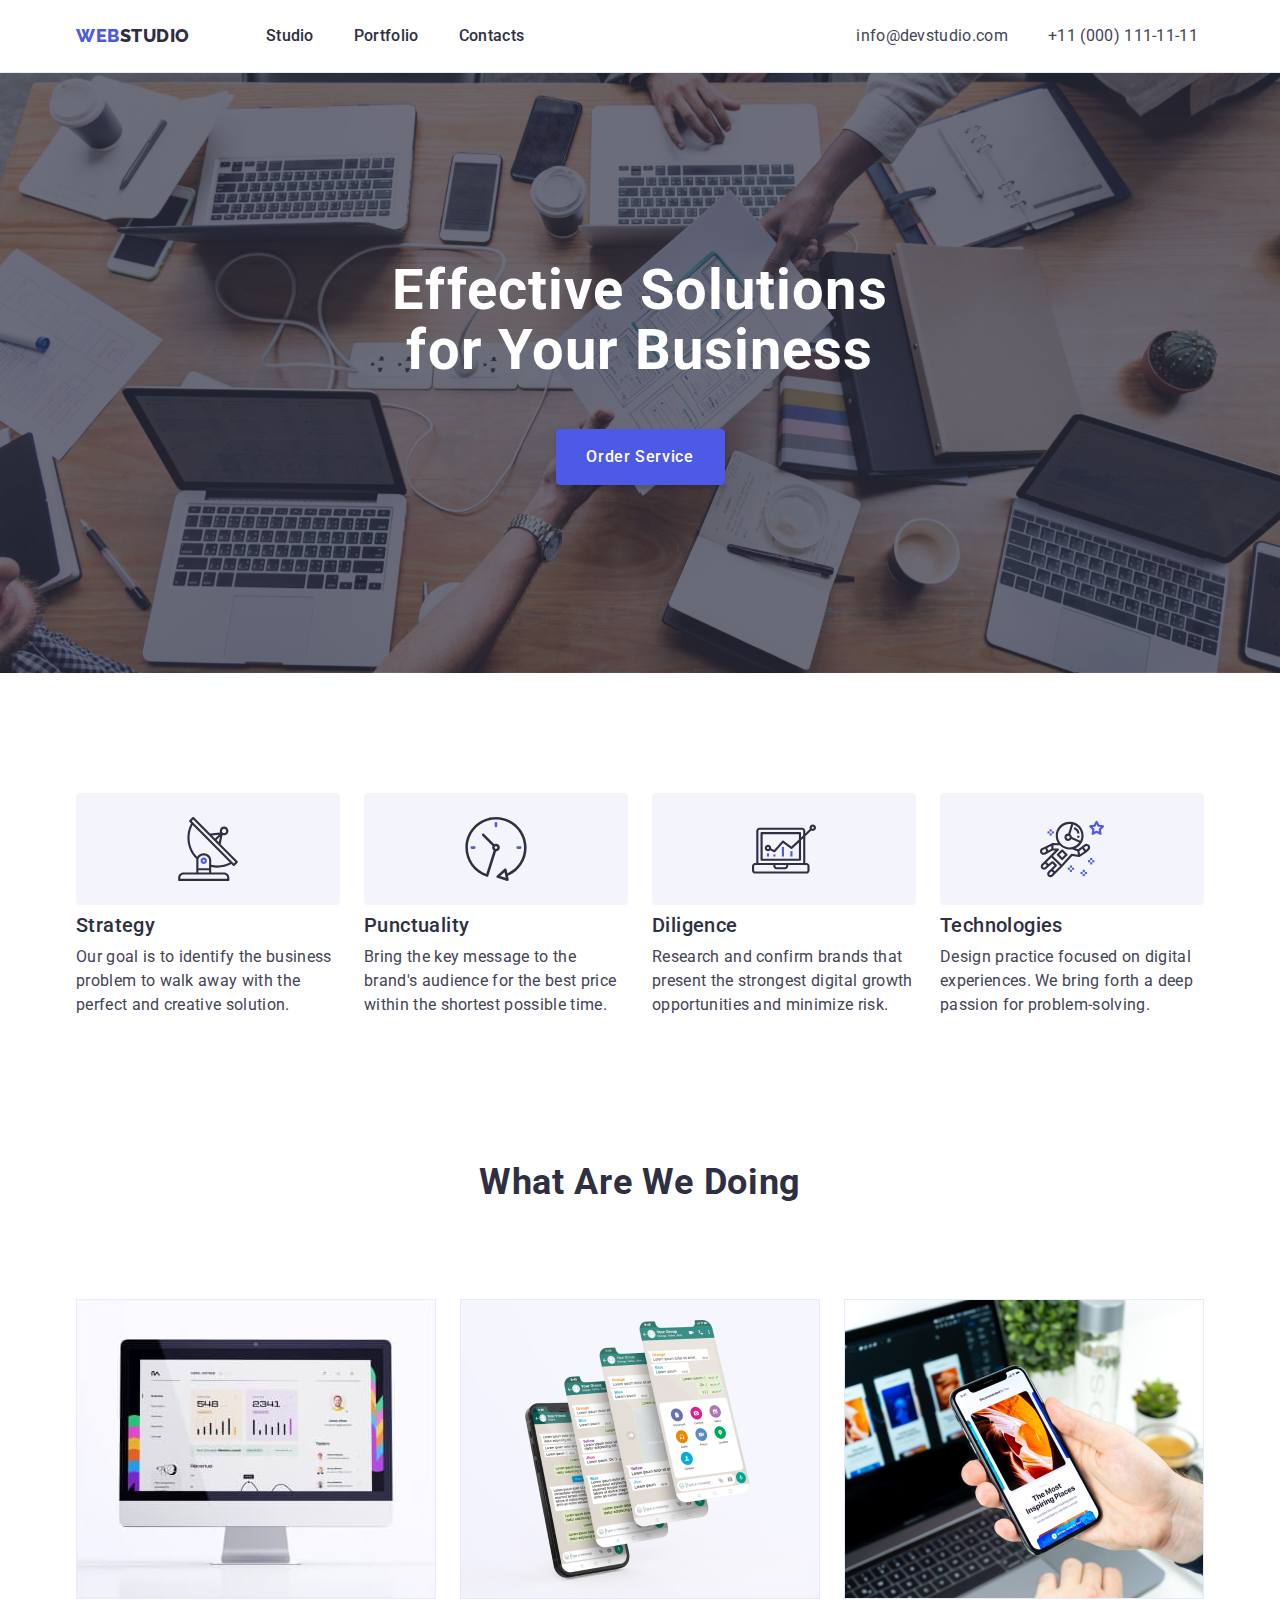
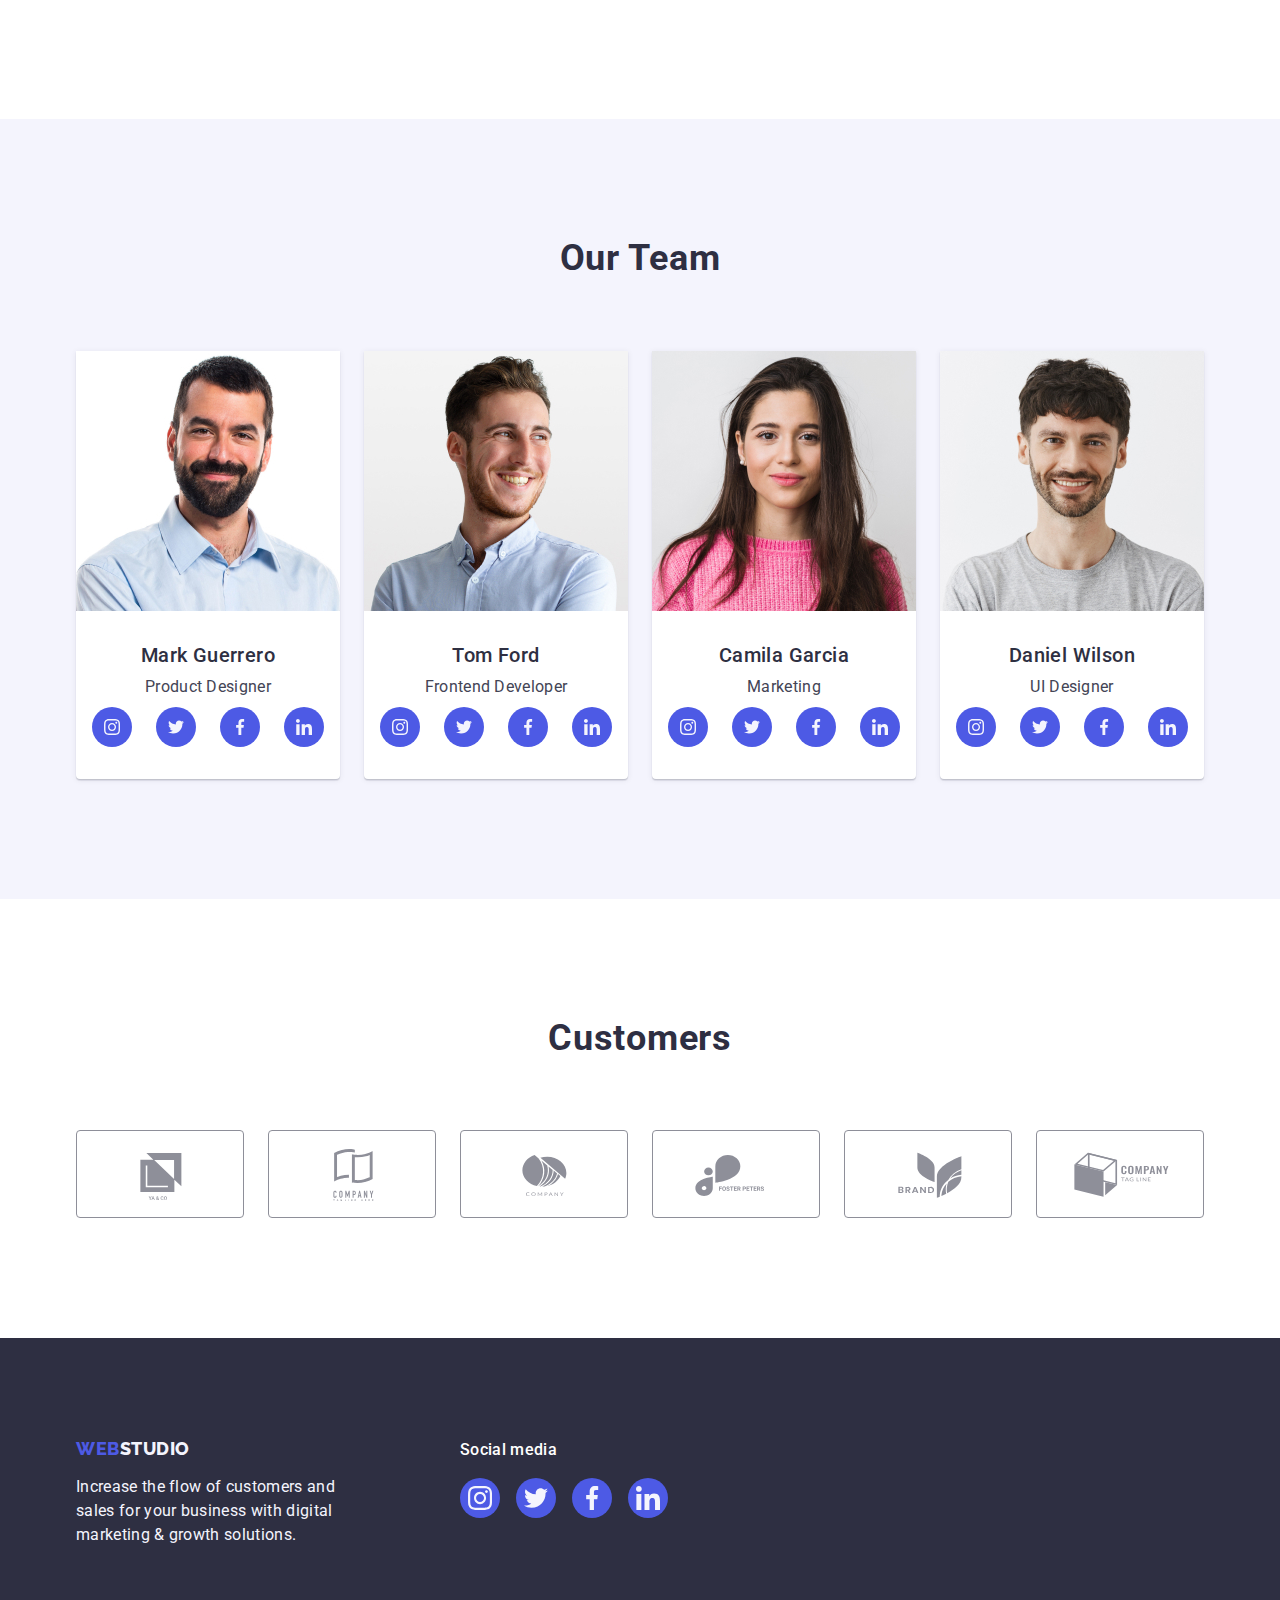
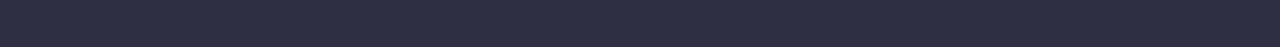
<file: index.html>
<!DOCTYPE html>
<html lang="en">
  <head>
    <meta charset="UTF-8" />
    <meta http-equiv="X-UA-Compatible" content="IE=edge" />
    <meta name="viewport" content="width=device-width, initial-scale=1.0" />
    <title>Main Page</title>
    <link rel="preconnect" href="https://fonts.googleapis.com" />
    <link rel="preconnect" href="https://fonts.gstatic.com" crossorigin />
    <link
      href="https://fonts.googleapis.com/css2?family=Roboto:wght@400;500;700&display=swap"
      rel="stylesheet"
    />
    <link
      href="https://fonts.googleapis.com/css2?family=Raleway:wght@800&display=swap"
      rel="stylesheet"
    />
    <link
      rel="stylesheet"
      href="https://cdnjs.cloudflare.com/ajax/libs/modern-normalize/1.1.0/modern-normalize.min.css"
    />
    <link rel="stylesheet" href="./css/styles.css" />
  </head>
  <body>
    <!--Header-->
    <header class="page-header">
      <div class="container container-header">
        <nav class="page-nav">
          <a class="link logo-web" href="./index.html"
            >Web<span class="logo-studio">Studio</span></a
          >
          <ul class="list list-flex-header">
            <li class="menu-item">
              <a class="link menu-link" href="./index.html">Studio</a>
            </li>
            <li class="menu-item">
              <a class="link menu-link" href="./portfolio.html">Portfolio</a>
            </li>
            <li class="menu-item">
              <a class="link menu-link" href="">Contacts</a>
            </li>
          </ul>
        </nav>

        <address class="contacts-address">
          <ul class="list list-flex-header">
            <li class="contacts-item">
              <a class="link contact-link" href="mailto:info@devstudio.com"
                >info@devstudio.com</a
              >
            </li>
            <li class="contacts-item">
              <a class="link contact-link" href="tel:+110001111111"
                >+11 (000) 111-11-11</a
              >
            </li>
          </ul>
        </address>
      </div>
    </header>

    <!--Main-->
    <main class="main-page">
      <!--Section one-->
      <section class="section-one">
        <div class="container cont-sec-one">
          <h1 class="section-header">Effective Solutions for Your Business</h1>

          <button type="button" class="section-one-button">
            Order Service
          </button>
        </div>
      </section>

      <!--Section two-->
      <section class="section-two">
        <div class="container">
          <h2 class="visually-hidden">Features</h2>

          <ul class="list list-flex-features">
            <li class="sec-two-list">
              <div class="background-icon-sec-two">
                <svg class="sec-two-icon" width="64" height="64">
                  <use href="./images/icons.svg#icon-antenna"></use>
                </svg>
              </div>
              <h3 class="list-sec-two">Strategy</h3>
              <p class="par-sec-two">
                Our goal is to identify the business problem to walk away with
                the perfect and creative solution.
              </p>
            </li>
            <li class="sec-two-list">
              <div class="background-icon-sec-two">
                <svg class="sec-two-icon" width="64" height="64">
                  <use href="./images/icons.svg#icon-clock"></use>
                </svg>
              </div>
              <h3 class="list-sec-two">Punctuality</h3>
              <p class="par-sec-two">
                Bring the key message to the brand's audience for the best price
                within the shortest possible time.
              </p>
            </li>
            <li class="sec-two-list">
              <div class="background-icon-sec-two">
                <svg class="sec-two-icon" width="64" height="64">
                  <use href="./images/icons.svg#icon-diagram"></use>
                </svg>
              </div>
              <h3 class="list-sec-two">Diligence</h3>
              <p class="par-sec-two">
                Research and confirm brands that present the strongest digital
                growth opportunities and minimize risk.
              </p>
            </li>
            <li class="sec-two-list">
              <div class="background-icon-sec-two">
                <svg class="sec-two-icon" width="64" height="64">
                  <use href="./images/icons.svg#icon-astronaut"></use>
                </svg>
              </div>
              <h3 class="list-sec-two">Technologies</h3>
              <p class="par-sec-two">
                Design practice focused on digital experiences. We bring forth a
                deep passion for problem-solving.
              </p>
            </li>
          </ul>
        </div>
      </section>

      <!--Section three-->
      <section class="section-three">
        <div class="container container-sec-three">
          <h2 class="section-three-header">What are we doing</h2>

          <ul class="list list-flex-features">
            <li class="img-flex-features">
              <img
                src="./images/what-are-we-doing/img1.jpg"
                alt="Monitor"
                width="360"
              />
            </li>
            <li class="img-flex-features">
              <img
                src="./images/what-are-we-doing/img2.jpg"
                alt="Screens"
                width="360"
              />
            </li>
            <li class="img-flex-features">
              <img
                src="./images/what-are-we-doing/img3.jpg"
                alt="Smartphone in hand"
                width="360"
              />
            </li>
          </ul>
        </div>
      </section>

      <!--Section-Four-->
      <section class="section-four">
        <div class="container container-team-list">
          <h2 class="our-team">Our Team</h2>
          <ul class="list image-flex-team">
            <li class="list-item-team">
              <img
                src="./images/our-team/1mark-guerrero.jpg"
                alt="Mark Guerrero"
                width="264"
              />
              <div class="container-team">
                <h3 class="sec-four-team">Mark Guerrero</h3>
                <p class="sec-four-team-spec">Product Designer</p>
                <ul class="list social-list">
                  <li class="social-list-item">
                    <a href="" class="social-list-link">
                      <svg class="social-list-icon" width="16" height="16">
                        <use href="./images/icons.svg#icon-instagram"></use>
                      </svg>
                    </a>
                  </li>
                  <li class="social-list-item">
                    <a href="" class="social-list-link">
                      <svg class="social-list-icon" width="16" height="16">
                        <use href="./images/icons.svg#icon-twitter"></use>
                      </svg>
                    </a>
                  </li>
                  <li class="social-list-item">
                    <a href="" class="social-list-link">
                      <svg class="social-list-icon" width="16" height="16">
                        <use href="./images/icons.svg#icon-facebook"></use>
                      </svg>
                    </a>
                  </li>
                  <li class="social-list-item">
                    <a href="" class="social-list-link">
                      <svg class="social-list-icon" width="16" height="16">
                        <use href="./images/icons.svg#icon-linkedin"></use>
                      </svg>
                    </a>
                  </li>
                </ul>
              </div>
            </li>
            <li class="list-item-team">
              <img
                src="./images/our-team/2tom-ford.jpg"
                alt="Tom Ford"
                width="264"
              />
              <div class="container-team">
                <h3 class="sec-four-team">Tom Ford</h3>
                <p class="sec-four-team-spec">Frontend Developer</p>
                <ul class="list social-list">
                  <li class="social-list-item">
                    <a href="" class="social-list-link">
                      <svg class="social-list-icon" width="16" height="16">
                        <use href="./images/icons.svg#icon-instagram"></use>
                      </svg>
                    </a>
                  </li>
                  <li>
                    <a href="" class="social-list-link">
                      <svg class="social-list-icon" width="16" height="16">
                        <use href="./images/icons.svg#icon-twitter"></use>
                      </svg>
                    </a>
                  </li>
                  <li>
                    <a href="" class="social-list-link">
                      <svg class="social-list-icon" width="16" height="16">
                        <use href="./images/icons.svg#icon-facebook"></use>
                      </svg>
                    </a>
                  </li>
                  <li>
                    <a href="" class="social-list-link">
                      <svg class="social-list-icon" width="16" height="16">
                        <use href="./images/icons.svg#icon-linkedin"></use>
                      </svg>
                    </a>
                  </li>
                </ul>
              </div>
            </li>
            <li class="list-item-team">
              <img
                src="./images/our-team/3camila-garcia.jpg"
                alt="Camila Garcia"
                width="264"
              />
              <div class="container-team">
                <h3 class="sec-four-team">Camila Garcia</h3>
                <p class="sec-four-team-spec">Marketing</p>
                <ul class="list social-list">
                  <li class="social-list-item">
                    <a href="" class="social-list-link">
                      <svg class="social-list-icon" width="16" height="16">
                        <use href="./images/icons.svg#icon-instagram"></use>
                      </svg>
                    </a>
                  </li>
                  <li>
                    <a href="" class="social-list-link">
                      <svg class="social-list-icon" width="16" height="16">
                        <use href="./images/icons.svg#icon-twitter"></use>
                      </svg>
                    </a>
                  </li>
                  <li>
                    <a href="" class="social-list-link">
                      <svg class="social-list-icon" width="16" height="16">
                        <use href="./images/icons.svg#icon-facebook"></use>
                      </svg>
                    </a>
                  </li>
                  <li>
                    <a href="" class="social-list-link">
                      <svg class="social-list-icon" width="16" height="16">
                        <use href="./images/icons.svg#icon-linkedin"></use>
                      </svg>
                    </a>
                  </li>
                </ul>
              </div>
            </li>
            <li class="list-item-team">
              <img
                src="./images/our-team/4daniel-wilson.jpg"
                alt="Daniel Wilson"
                width="264"
              />
              <div class="container-team">
                <h3 class="sec-four-team">Daniel Wilson</h3>
                <p class="sec-four-team-spec">UI Designer</p>
                <ul class="list social-list">
                  <li class="social-list-item">
                    <a href="" class="social-list-link">
                      <svg class="social-list-icon" width="16" height="16">
                        <use href="./images/icons.svg#icon-instagram"></use>
                      </svg>
                    </a>
                  </li>
                  <li>
                    <a href="" class="social-list-link">
                      <svg class="social-list-icon" width="16" height="16">
                        <use href="./images/icons.svg#icon-twitter"></use>
                      </svg>
                    </a>
                  </li>
                  <li>
                    <a href="" class="social-list-link">
                      <svg class="social-list-icon" width="16" height="16">
                        <use href="./images/icons.svg#icon-facebook"></use>
                      </svg>
                    </a>
                  </li>
                  <li>
                    <a href="" class="social-list-link">
                      <svg class="social-list-icon" width="16" height="16">
                        <use href="./images/icons.svg#icon-linkedin"></use>
                      </svg>
                    </a>
                  </li>
                </ul>
              </div>
            </li>
          </ul>
        </div>
      </section>

      <!--Section five-->
      <section class="section-five">
        <div class="container">
          <h2 class="customers">Customers</h2>
          <ul class="list list-customers">
            <li class="list-customers-item">
              <a href="" class="link link-customers">
                <svg class="link-customers-icon" width="104" height="56">
                  <use href="./images/icons.svg#icon-logo-1"></use>
                </svg>
              </a>
            </li>
            <li class="list-customers-item">
              <a href="" class="link link-customers">
                <svg class="link-customers-icon" width="104" height="56">
                  <use href="./images/icons.svg#icon-logo-2"></use>
                </svg>
              </a>
            </li>
            <li class="list-customers-item">
              <a href="" class="link link-customers">
                <svg class="link-customers-icon" width="104" height="56">
                  <use href="./images/icons.svg#icon-logo-3"></use>
                </svg>
              </a>
            </li>
            <li class="list-customers-item">
              <a href="" class="link link-customers">
                <svg class="link-customers-icon" width="104" height="56">
                  <use href="./images/icons.svg#icon-logo-4"></use>
                </svg>
              </a>
            </li>
            <li class="list-customers-item">
              <a href="" class="link link-customers">
                <svg class="link-customers-icon" width="104" height="56">
                  <use href="./images/icons.svg#icon-logo-5"></use>
                </svg>
              </a>
            </li>
            <li class="list-customers-item">
              <a href="" class="link link-customers">
                <svg class="link-customers-icon" width="104" height="56">
                  <use href="./images/icons.svg#icon-logo-6"></use>
                </svg>
              </a>
            </li>
          </ul>
        </div>
      </section>
    </main>

    <!--Footer-->
    <footer class="page-footer">
      <div class="container container-footer">
      <div class="logo-text-footer">
        <a href="./index.html" class="logo-web-footer link"
          >Web<span class="footer-studio">Studio</span></a
        >
        <p class="footer-text">
          Increase the flow of customers and sales for your business with
          digital marketing & growth solutions.
        </p>
      </div>
      <div class="footer-social">
        <p class="footer-social-media">Social media</p>
        <ul class="list footer-social-media-list">
          <li class="footer-social-media-item">
            <a href="" class="footer-social-media-link">
              <svg class="footer-social-media-icon" width="24" height="24">
                <use href="./images/icons.svg#icon-instagram"></use>
              </svg>
            </a>
          </li>
          <li class="footer-social-media-item">
            <a href="" class="footer-social-media-link">
              <svg class="footer-social-media-icon" width="24" height="24">
                <use href="./images/icons.svg#icon-twitter"></use>
              </svg>
            </a>
          </li>
          <li class="footer-social-media-item">
            <a href="" class="footer-social-media-link">
              <svg class="footer-social-media-icon" width="24" height="24">
                <use href="./images/icons.svg#icon-facebook"></use>
              </svg>
            </a>
          </li>
          <li class="footer-social-media-item">
            <a href="" class="footer-social-media-link">
              <svg class="footer-social-media-icon" width="24" height="24">
                <use href="./images/icons.svg#icon-linkedin"></use>
              </svg>
            </a>
          </li>
        </ul>
      </div>
    </div>
    </footer>
  </body>
</html>
</file>
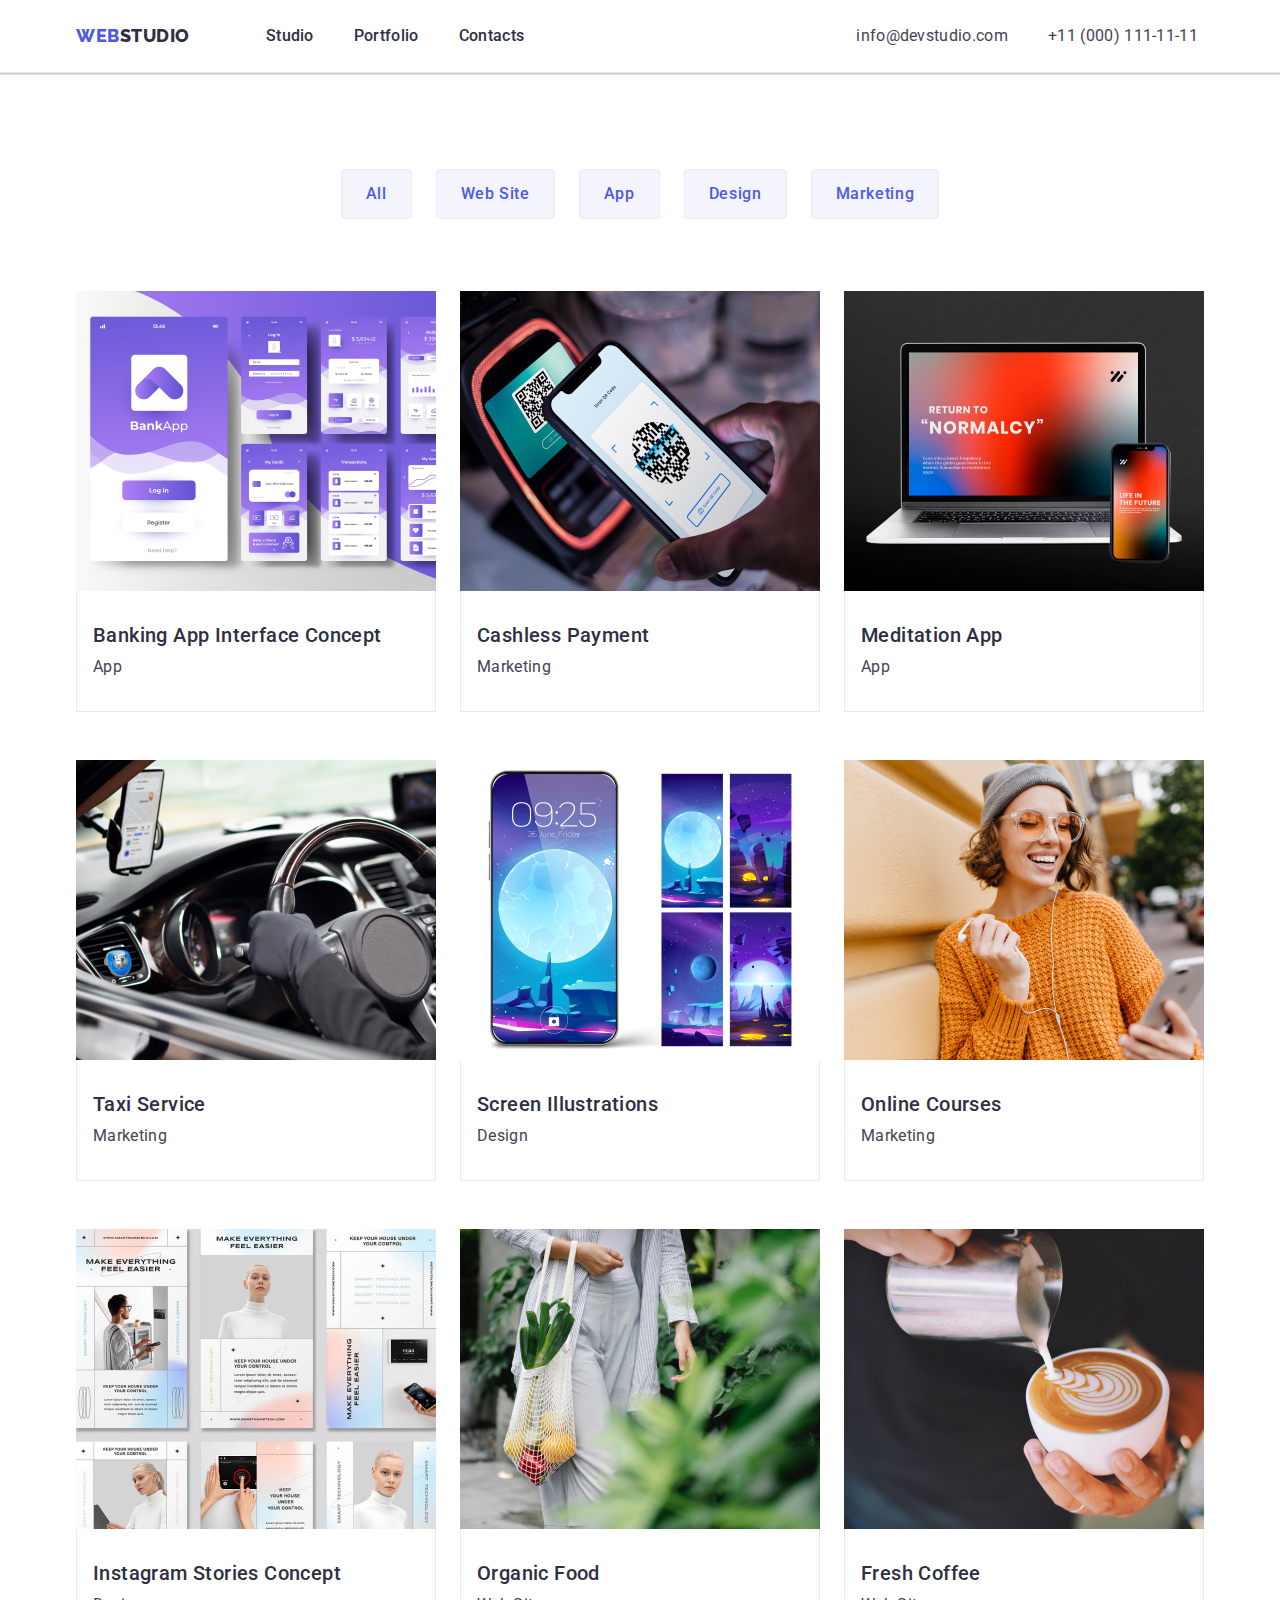
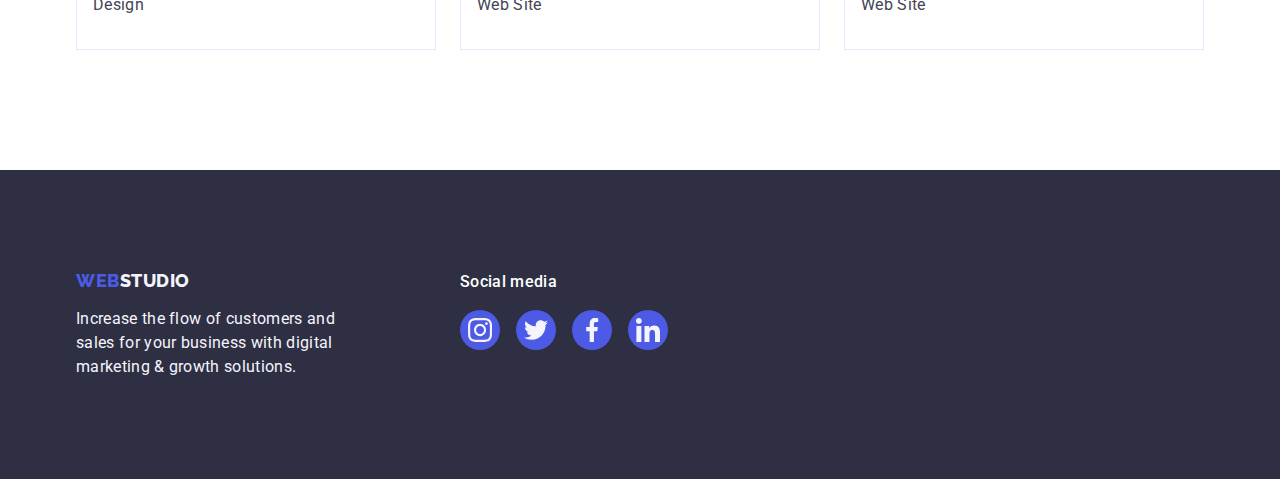
<file: portfolio.html>
<!DOCTYPE html>
<html lang="en">
  <head>
    <meta charset="UTF-8" />
    <meta http-equiv="X-UA-Compatible" content="IE=edge" />
    <meta name="viewport" content="width=device-width, initial-scale=1.0" />
    <title>Portfolio</title>
    <link rel="preconnect" href="https://fonts.googleapis.com" />
    <link rel="preconnect" href="https://fonts.gstatic.com" crossorigin />
    <link
      href="https://fonts.googleapis.com/css2?family=Roboto:wght@400;500;700&display=swap"
      rel="stylesheet"
    />
    <link
      href="https://fonts.googleapis.com/css2?family=Raleway:wght@800&display=swap"
      rel="stylesheet"
    />
    <link
      rel="stylesheet"
      href="https://cdnjs.cloudflare.com/ajax/libs/modern-normalize/1.1.0/modern-normalize.min.css"
    />
    <link rel="stylesheet" href="./css/styles.css" />
  </head>
  <body>

    <!--HEADER-->
    <header class="page-header">
      <div class="container container-header">
        <nav class="page-nav">
          <a class="link logo-web" href="./index.html"
            >Web<span class="logo-studio">Studio</span></a
          >
          <ul class="list list-flex-header">
            <li class="menu-item">
              <a class="link menu-link" href="./index.html">Studio</a>
            </li>
            <li class="menu-item">
              <a class="link menu-link" href="./portfolio.html">Portfolio</a>
            </li>
            <li class="menu-item">
              <a class="link menu-link" href="">Contacts</a>
            </li>
          </ul>
        </nav>

        <address class="contacts-address">
          <ul class="list list-flex-header">
            <li class="contacts-item">
              <a class="link contact-link" href="mailto:info@devstudio.com"
                >info@devstudio.com</a
              >
            </li>
            <li class="contacts-item">
              <a class="link contact-link" href="tel:+110001111111"
                >+11 (000) 111-11-11</a
              >
            </li>
          </ul>
        </address>
      </div>
    </header>

    <!--MAIN-->
    <main>
      <section class="sec-port">
        <div class="container container-port">
          <h1 class="visually-hidden">Portfolio</h1>
          <ul class="list list-button">
            <li>
              <button type="button" class="button-item">All</button>
            </li>
            <li>
              <button type="button" class="button-item">Web Site</button>
            </li>
            <li>
              <button type="button" class="button-item">App</button>
            </li>
            <li>
              <button type="button" class="button-item">Design</button>
            </li>
            <li>
              <button type="button" class="button-item">Marketing</button>
            </li>
          </ul>
          <ul class="list img-list-portfolio">
            <li class="img-list-port-item">
              <a href="" class="link portfoliio-link">
                <img
                  src="./images/portfolio/1banking-app-interface-concept.jpg"
                  alt="Banking App Interface Concept"
                />
                <div class="container-img-port">
                  <h2 class="port-item">Banking App Interface Concept</h2>
                  <p class="port-par">App</p>
                </div>
              </a>
            </li>

            <li class="img-list-port-item">
              <a href="" class="link portfoliio-link">
                <img
                  src="./images/portfolio/2cashless-payment.jpg"
                  alt="Cashless Payment"
                />
                <div class="container-img-port">
                  <h2 class="port-item">Cashless Payment</h2>
                  <p class="port-par">Marketing</p>
                </div>
              </a>
            </li>

            <li class="img-list-port-item">
              <a href="" class="link portfoliio-link">
                <img
                  src="./images/portfolio/3meditation-app.jpg"
                  alt="Meditation App"
                />
                <div class="container-img-port">
                  <h2 class="port-item">Meditation App</h2>
                  <p class="port-par">App</p>
                </div>
              </a>
            </li>

            <li class="img-list-port-item">
              <a href="" class="link portfoliio-link">
                <img
                  src="./images/portfolio/4taxi-service.jpg"
                  alt="Taxi Service"
                />
                <div class="container-img-port">
                  <h2 class="port-item">Taxi Service</h2>
                  <p class="port-par">Marketing</p>
                </div>
              </a>
            </li>

            <li class="img-list-port-item">
              <a href="" class="link portfoliio-link">
                <img
                  src="./images/portfolio/5screen-illustrations.jpg"
                  alt="Screen Illustrations"
                />
                <div class="container-img-port">
                  <h2 class="port-item">Screen Illustrations</h2>
                  <p class="port-par">Design</p>
                </div>
              </a>
            </li>

            <li class="img-list-port-item">
              <a href="" class="link portfoliio-link">
                <img
                  src="./images/portfolio/6online-courses.jpg"
                  alt="Online Courses"
                />
                <div class="container-img-port">
                  <h2 class="port-item">Online Courses</h2>
                  <p class="port-par">Marketing</p>
                </div>
              </a>
            </li>

            <li class="img-list-port-item">
              <a href="" class="link portfoliio-link">
                <img
                  src="./images/portfolio/7instagram-stories-concept.jpg"
                  alt="Instagram Stories Concept"
                />
                <div class="container-img-port">
                  <h2 class="port-item">Instagram Stories Concept</h2>
                  <p class="port-par">Design</p>
                </div>
              </a>
            </li>

            <li class="img-list-port-item">
              <a href="" class="link portfoliio-link">
                <img
                  src="./images/portfolio/8organic-food.jpg"
                  alt="Organic Food"
                />
                <div class="container-img-port">
                  <h2 class="port-item">Organic Food</h2>
                  <p class="port-par">Web Site</p>
                </div>
              </a>
            </li>

            <li class="img-list-port-item">
              <a href="" class="link portfoliio-link">
                <img
                  src="./images/portfolio/9fresh-coffee.jpg"
                  alt="Fresh Coffee"
                />
                <div class="container-img-port">
                  <h2 class="port-item">Fresh Coffee</h2>
                  <p class="port-par">Web Site</p>
                </div>
              </a>
            </li>
          </ul>
        </div>
      </section>
    </main>

    <!--FOOTER-->
    <footer class="page-footer">
      <div class="container container-footer">
        <div class="logo-text-footer">
          <a href="./index.html" class="logo-web-footer link"
            >Web<span class="footer-studio">Studio</span></a
          >
          <p class="footer-text">
            Increase the flow of customers and sales for your business with
            digital marketing & growth solutions.
          </p>
        </div>
        <div class="footer-social">
          <p class="footer-social-media">Social media</p>
          <ul class="list footer-social-media-list">
            <li class="footer-social-media-item">
              <a href="" class="footer-social-media-link">
                <svg class="footer-social-media-icon" width="24" height="24">
                  <use href="./images/icons.svg#icon-instagram"></use>
                </svg>
              </a>
            </li>
            <li class="footer-social-media-item">
              <a href="" class="footer-social-media-link">
                <svg class="footer-social-media-icon" width="24" height="24">
                  <use href="./images/icons.svg#icon-twitter"></use>
                </svg>
              </a>
            </li>
            <li class="footer-social-media-item">
              <a href="" class="footer-social-media-link">
                <svg class="footer-social-media-icon" width="24" height="24">
                  <use href="./images/icons.svg#icon-facebook"></use>
                </svg>
              </a>
            </li>
            <li class="footer-social-media-item">
              <a href="" class="footer-social-media-link">
                <svg class="footer-social-media-icon" width="24" height="24">
                  <use href="./images/icons.svg#icon-linkedin"></use>
                </svg>
              </a>
            </li>
          </ul>
        </div>
      </div>
    </footer>
  </body>
</html>
</file>
<file: css/styles.css>
:root {
  --color-background: #ffffff;
  --color-fonts: #434455;
  --color-link-background: #2e2f42;
  --color-hover: #404bbf;
  --button-logo-color: #4d5ae5;
  --background-color-button: #f4f4fd;
  --customers-icon: #8e8f99;
  --footer-hover: #31d0aa;
}

body {
  background-color: var(--color-background);
  font-family: 'Roboto', sans-serif;
  color: var(--color-fonts);
}

button {
  cursor: pointer;
}

.list {
  list-style: none;
}

.link {
  text-decoration: none;
}

h1,
h2,
h3,
p {
  margin-top: 0;
  margin-bottom: 0;
}

ul,
ol {
  margin-top: 0;
  margin-bottom: 0;
  padding-left: 0;
}

img {
  display: block;
}

.container {
  width: 1158px;
  margin: 0 auto;
  padding: 0 15px;
}

/*HEADER*/
.page-header {
  border-bottom: 1px solid #e7e9fc;
  box-shadow: 0px 2px 1px rgba(46, 47, 66, 0.08),
    0px 1px 1px rgba(46, 47, 66, 0.16), 0px 1px 6px rgba(46, 47, 66, 0.08);
}

.container-header {
  align-items: center;
  display: flex;
}

.page-nav {
  display: flex;
  align-items: center;
}

.logo-web {
  font-family: 'Raleway', sans-serif;
  font-weight: 800;
  font-size: 18px;
  line-height: 1.17;
  letter-spacing: 0.03em;
  text-transform: uppercase;
  margin-right: 76px;
  color: var(--button-logo-color);
}

.logo-studio {
  color: var(--color-link-background);
}

.list-flex-header {
  display: flex;
  gap: 40px;
}

.menu-link {
  font-weight: 500;
  font-size: 16px;
  line-height: 1.5;
  letter-spacing: 0.02em;
  color: var(--color-link-background);
  padding: 24px 0;
  display: block;
}

.menu-link:hover,
.menu-link:focus {
  color: var(--color-hover);
}

.contacts-address {
  font-style: normal;
  margin-left: 332px;
  align-items: center;
}

.list-flex-header {
  display: flex;
  column-gap: 40px;
}

.contact-link {
  font-size: 16px;
  line-height: 1.5;
  letter-spacing: 0.02em;
  color: var(--color-fonts);
}

.contact-link:hover,
.contact-link:focus {
  color: var(--color-hover);
}

/*MAIN*/

/*Section-one*/
.section-one {
  padding: 188px 0;
  background-color: var(--color-link-background);
  background-image: linear-gradient(
      rgba(46, 47, 66, 0.7),
      rgba(46, 47, 66, 0.7)
    ),
    url('../images/background/people-office.jpg');
  background-repeat: no-repeat;
  background-position: center;
  background-size: cover;
  max-width: 1440px;
  margin-right: auto;
  margin-left: auto;
}

.cont-sec-one {
  display: block;
}

.section-header {
  font-weight: 700;
  font-size: 56px;
  line-height: 1.07;
  text-align: center;
  letter-spacing: 0.02em;
  color: var(--color-background);
  max-width: 496px;
  margin-left: auto;
  margin-right: auto;
}

.section-one-button {
  font-family: 'Roboto', sans-serif;
  font-weight: 500;
  font-size: 16px;
  line-height: 1.5;
  letter-spacing: 0.04em;
  color: var(--color-background);
  background-color: var(--button-logo-color);
  display: block;
  min-width: 169px;
  height: 56px;
  border: none;
  border-radius: 4px;
  margin-top: 48px;
  margin-left: auto;
  margin-right: auto;
  box-shadow: 0px 4px 4px rgba(0, 0, 0, 0.15);
}

.section-one-button:hover,
.section-one-button:focus {
  background-color: var(--color-hover);
}

/*Section-two*/
.section-two {
  padding: 120px 0;
}

.visually-hidden {
  position: absolute;
  width: 1px;
  height: 1px;
  margin: -1px;
  border: 0;
  padding: 0;

  white-space: nowrap;
  clip-path: inset(100%);
  clip: rect(0 0 0 0);
  overflow: hidden;
}

.list-flex-features {
  display: flex;
  gap: 24px;
}

.sec-two-list {
  width: calc((100% - 72px) / 4);
}

.background-icon-sec-two {
  display: flex;
  justify-content: center;
  align-items: center;
  height: 112px;
  background-color: #f4f4fd;
  border-radius: 4px;
  margin-bottom: 8px;
}

.list-sec-two {
  font-weight: 500;
  font-size: 20px;
  line-height: 1.2;
  letter-spacing: 0.02em;
  color: var(--color-link-background);
  margin-bottom: 8px;
}

.par-sec-two {
  font-size: 16px;
  line-height: 1.5;
  letter-spacing: 0.02em;
  color: var(--color-fonts);
}

/*Section-three*/
.section-three {
  padding-bottom: 120px;
}

.container-sec-three {
  display: block;
}

.section-three-header {
  font-weight: 700;
  font-size: 36px;
  line-height: 2.5;
  text-align: center;
  letter-spacing: 0.02em;
  text-transform: capitalize;
  margin-bottom: 72px;
  color: var(--color-link-background);
}

.list-flex-features {
  display: flex;
  gap: 24px;
}

.img-flex-features {
  width: calc((100% - 48px) / 3);
}

/*Section-four*/
.section-four {
  background-color: var(--background-color-button);
  padding: 120px 0;
}

.container-team {
  display: block;
  padding: 32px 0;
}

.our-team {
  font-weight: 700;
  font-size: 36px;
  line-height: 1.11;
  letter-spacing: 0.02em;
  text-align: center;
  text-transform: capitalize;
  color: var(--color-link-background);
  margin-bottom: 72px;
}

.image-flex-team {
  display: flex;
  gap: 24px;
}

.list-item-team {
  background-color: var(--color-background);
  width: calc((100% - 72px) / 4);
  box-shadow: 0px 1px 6px rgba(46, 47, 66, 0.08),
    0px 1px 1px rgba(46, 47, 66, 0.16), 0px 2px 1px rgba(46, 47, 66, 0.08);
  border-radius: 0px 0px 4px 4px;
}

.sec-four-team {
  font-weight: 500;
  font-size: 20px;
  line-height: 1.2;
  letter-spacing: 0.02em;
  color: var(--color-link-background);
  text-align: center;
  margin-bottom: 8px;
}

.sec-four-team-spec {
  font-size: 16px;
  line-height: 1.5;
  letter-spacing: 0.02em;
  color: var(--color-fonts);
  text-align: center;
}

.social-list {
  display: flex;
  justify-content: center;
  gap: 24px;
  margin-top: 8px;
}

.social-list-link {
  display: flex;
  justify-content: center;
  align-items: center;
  width: 40px;
  height: 40px;
  border-radius: 50%;
  background-color: #4d5ae5;
}

.social-list-link:hover,
.social-list-link:focus {
  background-color: var(--color-hover);
}

.social-list-icon {
  fill: var(--background-color-button);
}

/*Section-five*/
.section-five {
  padding: 120px 0;
}

.customers {
  font-weight: 700;
  font-size: 36px;
  line-height: 1.1;
  letter-spacing: 0.02em;
  text-align: center;
  color: var(--color-link-background);
  margin-bottom: 72px;
}

.list-customers {
  display: flex;
  gap: 24px;
}

.link-customers {
  display: flex;
  width: 168px;
  height: 88px;
  border: 1px solid #8e8f99;
  border-radius: 4px;
  align-items: center;
  justify-content: center;
  color: var(--customers-icon);
}

.link-customers:hover,
.link-customers:focus {
  color: var(--color-hover);
  border-color: var(--color-hover);
  fill: var(--color-hover);
}

.link-customers-icon {
  fill: currentColor;
}

/*FOOTER*/
.page-footer {
  background-color: var(--color-link-background);
  padding: 100px 0;
}

.container-footer {
  display: flex;
  align-items: baseline;
}

.logo-text-footer {
  margin-right: 120px;
}

.logo-web-footer {
  display: inline-block;
  font-family: 'Raleway', sans-serif;
  font-weight: 800;
  font-size: 18px;
  line-height: 1.17;
  letter-spacing: 0.03em;
  text-transform: uppercase;
  margin-bottom: 16px;
  color: var(--button-logo-color);
}

.footer-studio {
  color: var(--background-color-button);
}

.footer-text {
  font-size: 16px;
  line-height: 1.5;
  letter-spacing: 0.02em;
  color: var(--background-color-button);
  max-width: 264px;
}

.footer-social-media {
  font-weight: 500;
  font-size: 16px;
  line-height: 1.5;
  letter-spacing: 0.02em;
  color: var(--color-background);
  margin-bottom: 16px;
}

.footer-social-media-list {
  display: flex;
  gap: 16px;
}

.footer-social-media-item {
  width: 40px;
  height: 40px;
}

.footer-social-media-link {
  display: flex;
  align-items: center;
  justify-content: center;
  background-color: var(--button-logo-color);
  border-radius: 50%;
  width: 100%;
  height: 100%;
}

.footer-social-media-link:hover,
.footer-social-media-link:focus {
  background-color: var(--footer-hover);
}

.footer-social-media-icon {
  fill: var(--background-color-button);
}

/*PORTFOLIO*/
.sec-port {
  padding: 96px 0 120px;
}

.container-port {
  display: block;
}

.list-button {
  display: flex;
  justify-content: center;
  gap: 24px;
  margin-bottom: 72px;
}

.button-item {
  font-family: 'Roboto', sans-serif;
  font-weight: 500;
  font-size: 16px;
  line-height: 1.5;
  align-items: center;
  text-align: center;
  letter-spacing: 0.04em;
  color: var(--button-logo-color);
  background-color: var(--background-color-button);
  padding: 12px 24px;
  border: 1px solid #e7e9fc;
  border-radius: 4px;
}

.button-item:hover,
.button-item:focus {
  color: var(--color-background);
  background-color: var(--color-hover);
  border: 1px solid transparent;
  box-shadow: 0px 3px 1px rgba(0, 0, 0, 0.1), 0px 2px 1px rgba(0, 0, 0, 0.08),
    0px 2px 2px rgba(0, 0, 0, 0.12);
}

/*MAIN-PORT*/
.img-list-portfolio {
  display: flex;
  flex-wrap: wrap;
  column-gap: 24px;
  row-gap: 48px;
}

.img-list-port-item {
  width: calc((100% - 48px) / 3);
}

.portfoliio-link {
  display: block;
}

.portfoliio-link:hover,
.portfoliio-link:focus {
  box-shadow: 0px 1px 6px rgba(46, 47, 66, 0.08),
    0px 1px 1px rgba(46, 47, 66, 0.16), 0px 2px 1px rgba(46, 47, 66, 0.08);
}

.container-img-port {
  padding: 32px 16px;
  border: 1px solid #e7e9fc;
  border-top: none;
}

.port-item {
  margin-bottom: 8px;
  font-weight: 500;
  font-size: 20px;
  line-height: 1.2;
  letter-spacing: 0.02em;
  color: var(--color-link-background);
}

.port-par {
  font-size: 16px;
  line-height: 1.5;
  letter-spacing: 0.02em;
  color: var(--color-fonts);
}
</file>
